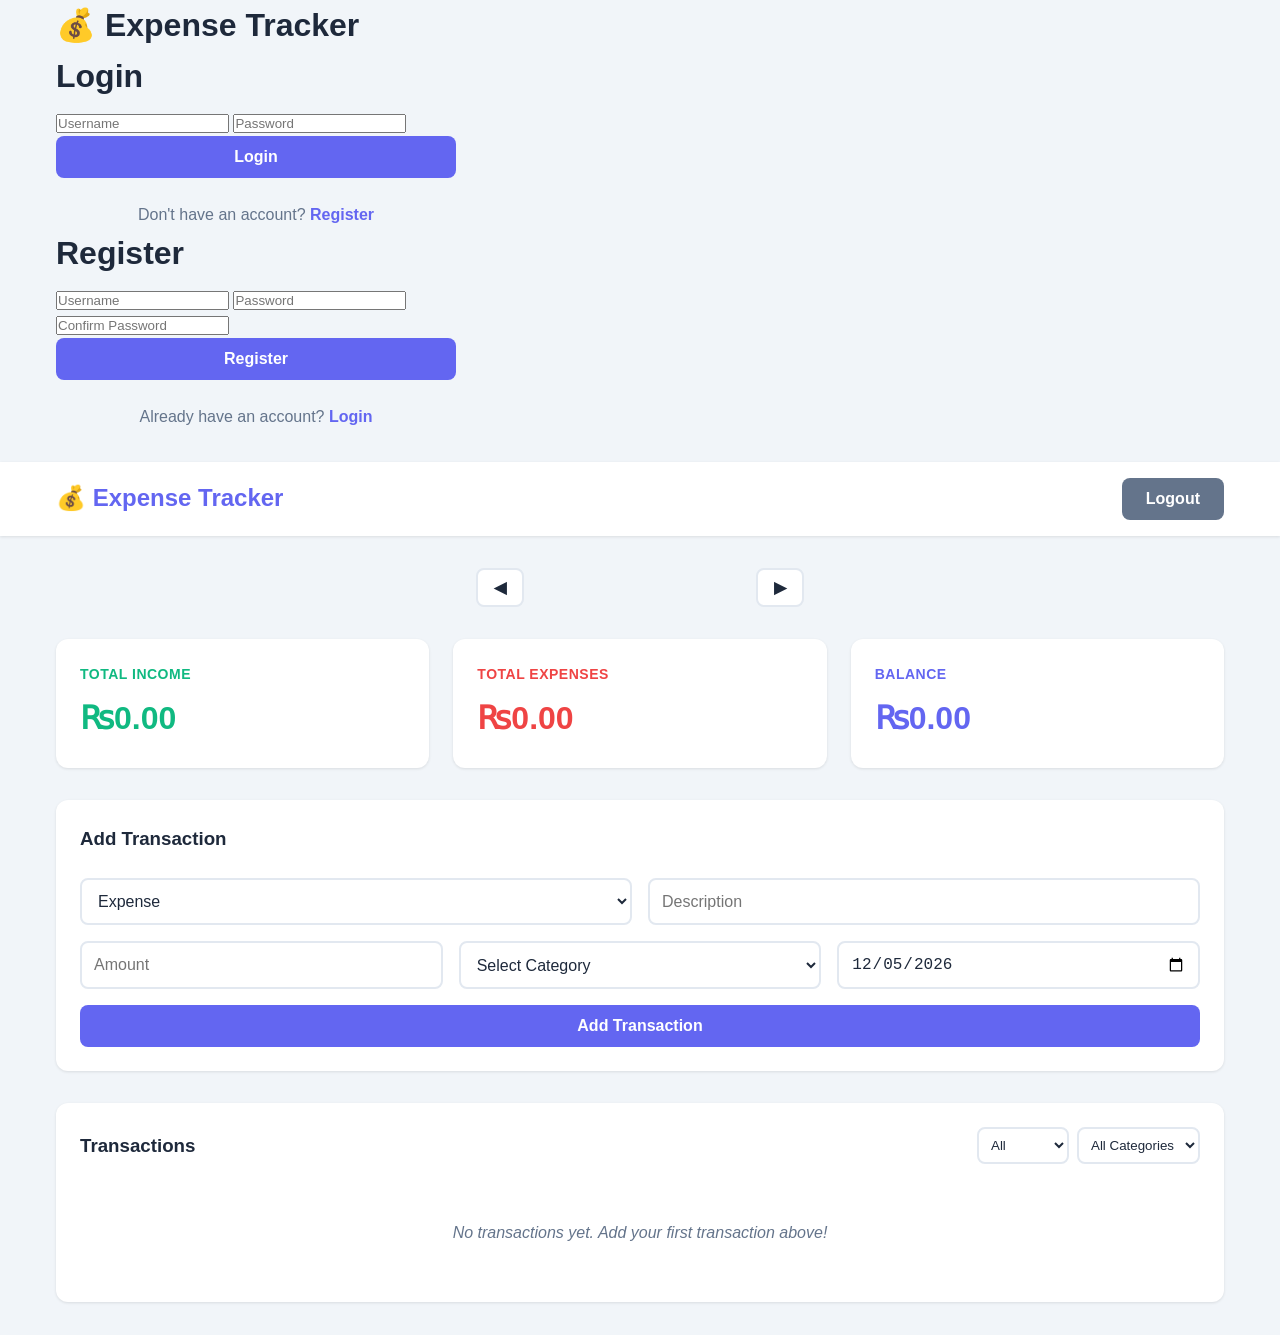
<file: index.html>
<!DOCTYPE html>
<html lang="en">
<head>
    <meta charset="UTF-8">
    <meta name="viewport" content="width=device-width, initial-scale=1.0">
    <title>Monthly Expense Tracker</title>
    <link rel="stylesheet" href="styles.css">
</head>
<body>
    <!-- Login Screen -->
    <div id="loginScreen" class="screen active">
        <div class="container">
            <div class="auth-box">
                <h1>💰 Expense Tracker</h1>
                <div id="loginForm" class="form-container active">
                    <h2>Login</h2>
                    <form id="loginFormElement">
                        <input type="text" id="loginUsername" placeholder="Username" required>
                        <input type="password" id="loginPassword" placeholder="Password" required>
                        <button type="submit" class="btn btn-primary">Login</button>
                    </form>
                    <p class="switch-auth">Don't have an account? <a href="#" id="showRegister">Register</a></p>
                </div>
                <div id="registerForm" class="form-container">
                    <h2>Register</h2>
                    <form id="registerFormElement">
                        <input type="text" id="registerUsername" placeholder="Username" required minlength="3">
                        <input type="password" id="registerPassword" placeholder="Password" required minlength="6">
                        <input type="password" id="registerConfirmPassword" placeholder="Confirm Password" required>
                        <button type="submit" class="btn btn-primary">Register</button>
                    </form>
                    <p class="switch-auth">Already have an account? <a href="#" id="showLogin">Login</a></p>
                </div>
                <div id="authMessage" class="message"></div>
            </div>
        </div>
    </div>

    <!-- Dashboard Screen -->
    <div id="dashboardScreen" class="screen">
        <nav class="navbar">
            <div class="nav-content">
                <h1>💰 Expense Tracker</h1>
                <div class="nav-right">
                    <span id="currentUser" class="user-info"></span>
                    <button id="logoutBtn" class="btn btn-secondary">Logout</button>
                </div>
            </div>
        </nav>

        <div class="container">
            <!-- Month Selector -->
            <div class="month-selector">
                <button id="prevMonth" class="btn btn-icon">◀</button>
                <h2 id="currentMonth"></h2>
                <button id="nextMonth" class="btn btn-icon">▶</button>
            </div>

            <!-- Summary Cards -->
            <div class="summary-cards">
                <div class="card summary-card income">
                    <h3>Total Income</h3>
                    <p class="amount" id="totalIncome">₨0.00</p>
                </div>
                <div class="card summary-card expense">
                    <h3>Total Expenses</h3>
                    <p class="amount" id="totalExpense">₨0.00</p>
                </div>
                <div class="card summary-card balance">
                    <h3>Balance</h3>
                    <p class="amount" id="balance">₨0.00</p>
                </div>
            </div>

            <!-- Add Transaction Form -->
            <div class="card add-transaction">
                <h3>Add Transaction</h3>
                <form id="transactionForm">
                    <div class="form-row">
                        <select id="transactionType" required>
                            <option value="expense">Expense</option>
                            <option value="income">Income</option>
                        </select>
                        <input type="text" id="transactionDescription" placeholder="Description" required>
                    </div>
                    <div class="form-row">
                        <input type="number" id="transactionAmount" placeholder="Amount" step="0.01" required min="0.01">
                        <select id="transactionCategory" required>
                            <option value="">Select Category</option>
                            <optgroup label="Expense Categories">
                                <option value="Food">🍔 Food</option>
                                <option value="Transport">🚗 Transport</option>
                                <option value="Shopping">🛍️ Shopping</option>
                                <option value="Bills">💡 Bills</option>
                                <option value="Entertainment">🎬 Entertainment</option>
                                <option value="Health">⚕️ Health</option>
                                <option value="Education">📚 Education</option>
                                <option value="Other">📦 Other</option>
                            </optgroup>
                            <optgroup label="Income Categories">
                                <option value="Salary">💼 Salary</option>
                                <option value="Freelance">💻 Freelance</option>
                                <option value="Investment">📈 Investment</option>
                                <option value="Gift">🎁 Gift</option>
                                <option value="Other Income">💰 Other Income</option>
                            </optgroup>
                        </select>
                        <input type="date" id="transactionDate" required>
                    </div>
                    <button type="submit" class="btn btn-primary">Add Transaction</button>
                </form>
            </div>

            <!-- Transactions List -->
            <div class="card transactions-list">
                <div class="list-header">
                    <h3>Transactions</h3>
                    <div class="filter-controls">
                        <select id="filterType">
                            <option value="all">All</option>
                            <option value="income">Income</option>
                            <option value="expense">Expense</option>
                        </select>
                        <select id="filterCategory">
                            <option value="all">All Categories</option>
                        </select>
                    </div>
                </div>
                <div id="transactionsList" class="transactions">
                    <p class="no-data">No transactions yet. Add your first transaction above!</p>
                </div>
            </div>
        </div>
    </div>

    <script src="db.js"></script>
    <script src="auth.js"></script>
    <script src="app.js"></script>
</body>
</html>
</file>
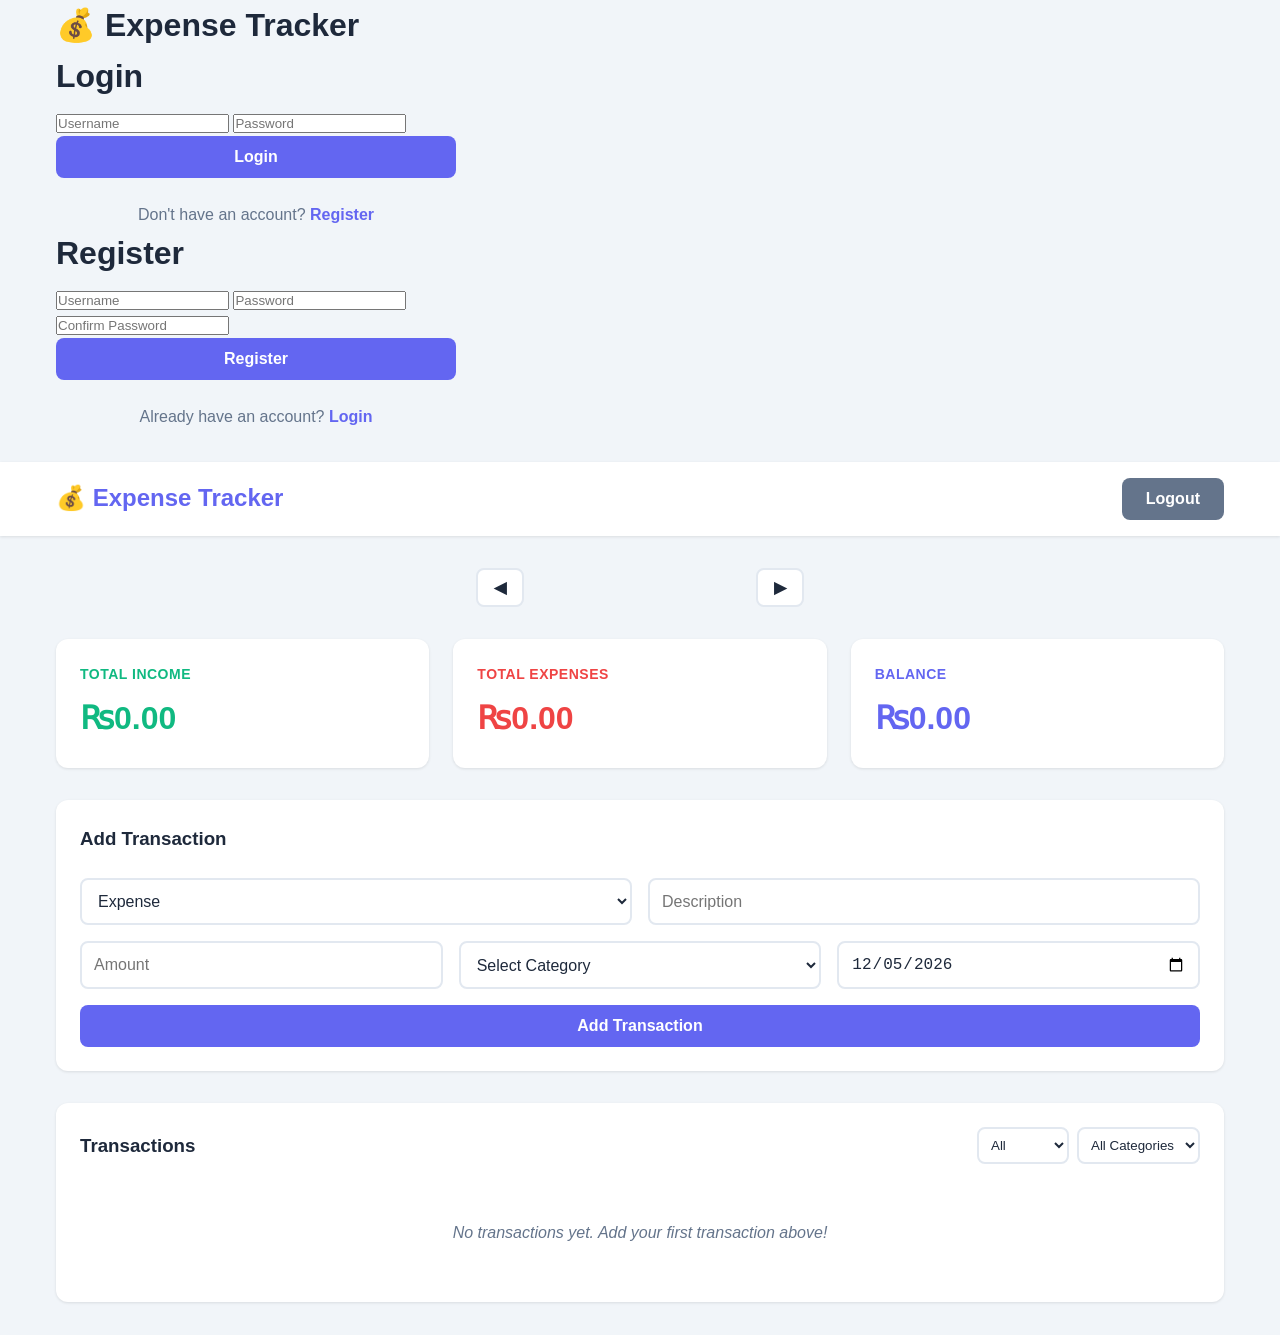
<file: dashboard.html>
<!DOCTYPE html>
<html lang="en">
<head>
    <meta charset="UTF-8">
    <meta name="viewport" content="width=device-width, initial-scale=1.0">
    <title>Dashboard - Expense Tracker</title>
    <link rel="stylesheet" href="styles.css">
</head>
<body>
    <div id="dashboardScreen">
        <nav class="navbar">
            <div class="nav-content">
                <h1>💰 Expense Tracker</h1>
                <div class="nav-right">
                    <span id="currentUser" class="user-info"></span>
                    <button id="logoutBtn" class="btn btn-secondary">Logout</button>
                </div>
            </div>
        </nav>

        <div class="container">
            <!-- Month Selector -->
            <div class="month-selector">
                <button id="prevMonth" class="btn btn-icon">◀</button>
                <h2 id="currentMonth"></h2>
                <button id="nextMonth" class="btn btn-icon">▶</button>
            </div>

            <!-- Summary Cards -->
            <div class="summary-cards">
                <div class="card summary-card income">
                    <h3>Total Income</h3>
                    <p class="amount" id="totalIncome">₨0.00</p>
                </div>
                <div class="card summary-card expense">
                    <h3>Total Expenses</h3>
                    <p class="amount" id="totalExpense">₨0.00</p>
                </div>
                <div class="card summary-card balance">
                    <h3>Balance</h3>
                    <p class="amount" id="balance">₨0.00</p>
                </div>
            </div>

            <!-- Add Transaction Form -->
            <div class="card add-transaction">
                <h3>Add Transaction</h3>
                <form id="transactionForm">
                    <div class="form-row">
                        <select id="transactionType" required>
                            <option value="expense">Expense</option>
                            <option value="income">Income</option>
                        </select>
                        <input type="text" id="transactionDescription" placeholder="Description" required>
                    </div>
                    <div class="form-row">
                        <input type="number" id="transactionAmount" placeholder="Amount" step="0.01" required min="0.01">
                        <select id="transactionCategory" required>
                            <option value="">Select Category</option>
                            <optgroup label="Expense Categories">
                                <option value="Food">🍔 Food</option>
                                <option value="Transport">🚗 Transport</option>
                                <option value="Shopping">🛍️ Shopping</option>
                                <option value="Bills">💡 Bills</option>
                                <option value="Entertainment">🎬 Entertainment</option>
                                <option value="Health">⚕️ Health</option>
                                <option value="Education">📚 Education</option>
                                <option value="Other">📦 Other</option>
                            </optgroup>
                            <optgroup label="Income Categories">
                                <option value="Salary">💼 Salary</option>
                                <option value="Freelance">💻 Freelance</option>
                                <option value="Investment">📈 Investment</option>
                                <option value="Gift">🎁 Gift</option>
                                <option value="Other Income">💰 Other Income</option>
                            </optgroup>
                        </select>
                        <input type="date" id="transactionDate" required>
                    </div>
                    <button type="submit" class="btn btn-primary">Add Transaction</button>
                </form>
            </div>

            <!-- Transactions List -->
            <div class="card transactions-list">
                <div class="list-header">
                    <h3>Transactions</h3>
                    <div class="filter-controls">
                        <select id="filterType">
                            <option value="all">All</option>
                            <option value="income">Income</option>
                            <option value="expense">Expense</option>
                        </select>
                        <select id="filterCategory">
                            <option value="all">All Categories</option>
                        </select>
                    </div>
                </div>
                <div id="transactionsList" class="transactions">
                    <p class="no-data">No transactions yet. Add your first transaction above!</p>
                </div>
            </div>
        </div>
    </div>

    <script src="db.js"></script>
    <script src="dashboard.js"></script>
</body>
</html>
</file>
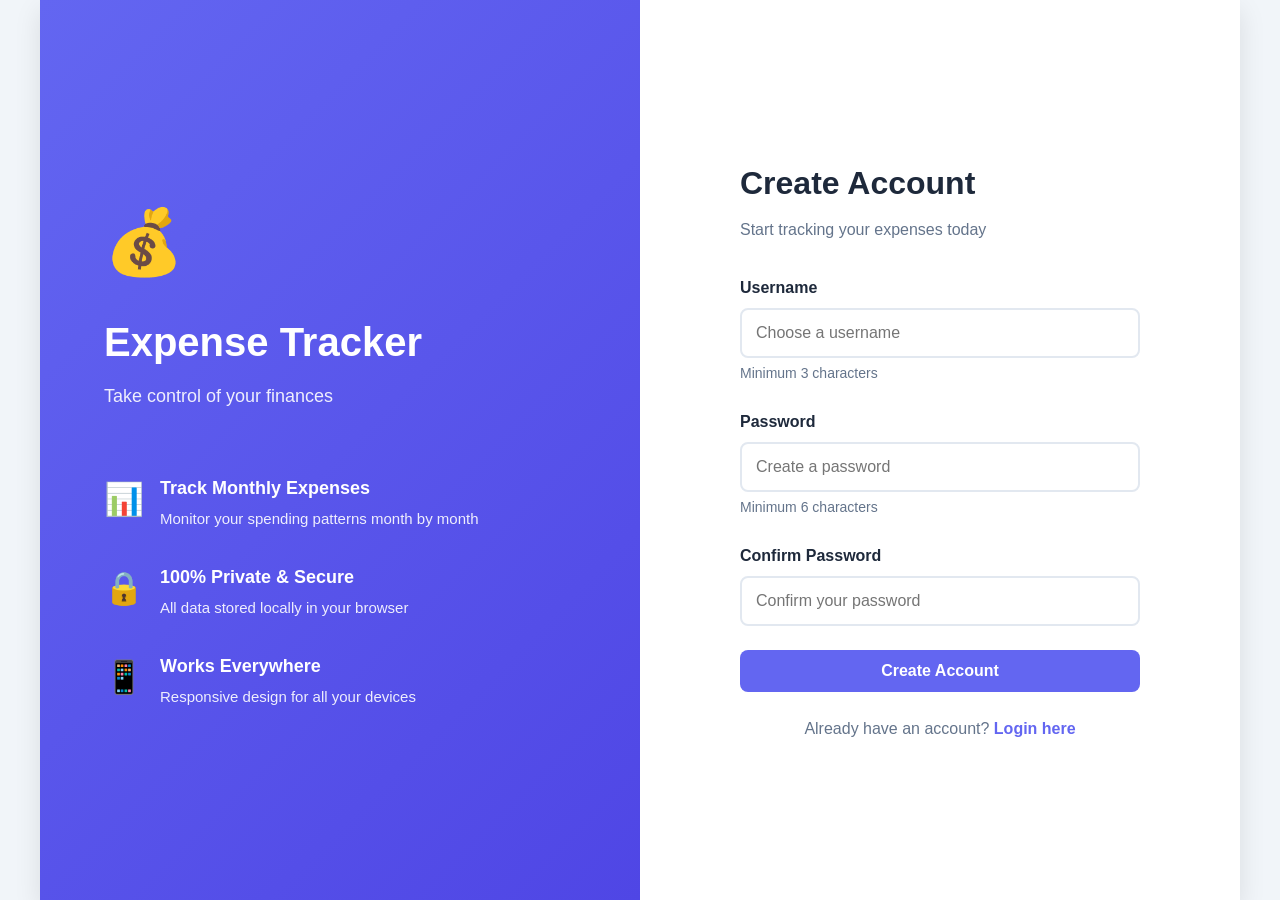
<file: signup.html>
<!DOCTYPE html>
<html lang="en">
<head>
    <meta charset="UTF-8">
    <meta name="viewport" content="width=device-width, initial-scale=1.0">
    <title>Sign Up - Expense Tracker</title>
    <link rel="stylesheet" href="styles.css">
</head>
<body>
    <div class="auth-page">
        <div class="auth-container">
            <div class="auth-left">
                <div class="brand-section">
                    <div class="logo">💰</div>
                    <h1>Expense Tracker</h1>
                    <p class="tagline">Take control of your finances</p>
                </div>
                <div class="features">
                    <div class="feature">
                        <span class="feature-icon">📊</span>
                        <div>
                            <h3>Track Monthly Expenses</h3>
                            <p>Monitor your spending patterns month by month</p>
                        </div>
                    </div>
                    <div class="feature">
                        <span class="feature-icon">🔒</span>
                        <div>
                            <h3>100% Private & Secure</h3>
                            <p>All data stored locally in your browser</p>
                        </div>
                    </div>
                    <div class="feature">
                        <span class="feature-icon">📱</span>
                        <div>
                            <h3>Works Everywhere</h3>
                            <p>Responsive design for all your devices</p>
                        </div>
                    </div>
                </div>
            </div>
            
            <div class="auth-right">
                <div class="auth-box">
                    <h2>Create Account</h2>
                    <p class="subtitle">Start tracking your expenses today</p>
                    
                    <form id="registerFormElement">
                        <div class="form-group">
                            <label for="registerUsername">Username</label>
                            <input type="text" id="registerUsername" placeholder="Choose a username" required minlength="3">
                            <small>Minimum 3 characters</small>
                        </div>
                        
                        <div class="form-group">
                            <label for="registerPassword">Password</label>
                            <input type="password" id="registerPassword" placeholder="Create a password" required minlength="6">
                            <small>Minimum 6 characters</small>
                        </div>
                        
                        <div class="form-group">
                            <label for="registerConfirmPassword">Confirm Password</label>
                            <input type="password" id="registerConfirmPassword" placeholder="Confirm your password" required>
                        </div>
                        
                        <button type="submit" class="btn btn-primary">Create Account</button>
                    </form>
                    
                    <div id="authMessage" class="message"></div>
                    
                    <p class="switch-auth">
                        Already have an account? 
                        <a href="index.html">Login here</a>
                    </p>
                </div>
            </div>
        </div>
    </div>

    <script src="db.js"></script>
    <script src="signup.js"></script>
</body>
</html>
</file>
<file: styles.css>
* {
    margin: 0;
    padding: 0;
    box-sizing: border-box;
}

:root {
    --primary-color: #6366f1;
    --primary-dark: #4f46e5;
    --secondary-color: #64748b;
    --success-color: #10b981;
    --danger-color: #ef4444;
    --warning-color: #f59e0b;
    --bg-color: #f1f5f9;
    --card-bg: #ffffff;
    --text-primary: #1e293b;
    --text-secondary: #64748b;
    --border-color: #e2e8f0;
    --shadow: 0 1px 3px rgba(0, 0, 0, 0.1);
    --shadow-lg: 0 10px 25px rgba(0, 0, 0, 0.1);
}

body {
    font-family: -apple-system, BlinkMacSystemFont, 'Segoe UI', Roboto, Oxygen, Ubuntu, Cantarell, sans-serif;
    background: var(--bg-color);
    color: var(--text-primary);
    line-height: 1.6;
}

/* Auth Pages */
.auth-page {
    min-height: 100vh;
    display: flex;
    align-items: center;
    justify-content: center;
    background: var(--bg-color);
}

.auth-container {
    display: grid;
    grid-template-columns: 1fr 1fr;
    width: 100%;
    max-width: 1200px;
    min-height: 100vh;
    background: var(--card-bg);
    box-shadow: var(--shadow-lg);
}

.auth-left {
    background: linear-gradient(135deg, var(--primary-color) 0%, var(--primary-dark) 100%);
    color: white;
    padding: 4rem;
    display: flex;
    flex-direction: column;
    justify-content: center;
}

.brand-section {
    margin-bottom: 4rem;
}

.logo {
    font-size: 4rem;
    margin-bottom: 1rem;
}

.brand-section h1 {
    font-size: 2.5rem;
    margin-bottom: 0.5rem;
    font-weight: 700;
}

.tagline {
    font-size: 1.125rem;
    opacity: 0.9;
}

.features {
    display: flex;
    flex-direction: column;
    gap: 2rem;
}

.feature {
    display: flex;
    gap: 1rem;
    align-items: flex-start;
}

.feature-icon {
    font-size: 2rem;
    flex-shrink: 0;
}

.feature h3 {
    font-size: 1.125rem;
    margin-bottom: 0.25rem;
    font-weight: 600;
}

.feature p {
    opacity: 0.9;
    font-size: 0.9375rem;
}

.auth-right {
    padding: 4rem;
    display: flex;
    align-items: center;
    justify-content: center;
}

.auth-box {
    width: 100%;
    max-width: 400px;
}

.auth-box h2 {
    font-size: 2rem;
    margin-bottom: 0.5rem;
    color: var(--text-primary);
    font-weight: 700;
}

.subtitle {
    color: var(--text-secondary);
    margin-bottom: 2rem;
}

.form-group {
    margin-bottom: 1.5rem;
}

.form-group label {
    display: block;
    margin-bottom: 0.5rem;
    font-weight: 600;
    color: var(--text-primary);
}

.form-group input {
    width: 100%;
    padding: 0.875rem;
    border: 2px solid var(--border-color);
    border-radius: 8px;
    font-size: 1rem;
    transition: all 0.3s;
}

.form-group input:focus {
    outline: none;
    border-color: var(--primary-color);
    box-shadow: 0 0 0 3px rgba(99, 102, 241, 0.1);
}

.form-group small {
    display: block;
    margin-top: 0.25rem;
    color: var(--text-secondary);
    font-size: 0.875rem;
}

.switch-auth {
    text-align: center;
    margin-top: 1.5rem;
    color: var(--text-secondary);
}

.switch-auth a {
    color: var(--primary-color);
    text-decoration: none;
    font-weight: 600;
}

.switch-auth a:hover {
    text-decoration: underline;
}

.message {
    margin-top: 1rem;
    padding: 0.875rem;
    border-radius: 8px;
    text-align: center;
    font-weight: 500;
    display: none;
}

.message.success {
    background: #d1fae5;
    color: #065f46;
    display: block;
}

.message.error {
    background: #fee2e2;
    color: #991b1b;
    display: block;
}

/* Navigation */
.navbar {
    background: var(--card-bg);
    box-shadow: var(--shadow);
    padding: 1rem 0;
    margin-bottom: 2rem;
}

.nav-content {
    max-width: 1200px;
    margin: 0 auto;
    padding: 0 1rem;
    display: flex;
    justify-content: space-between;
    align-items: center;
}

.navbar h1 {
    font-size: 1.5rem;
    color: var(--primary-color);
}

.nav-right {
    display: flex;
    align-items: center;
    gap: 1rem;
}

.user-info {
    color: var(--text-secondary);
    font-weight: 500;
}

/* Container */
.container {
    max-width: 1200px;
    margin: 0 auto;
    padding: 0 1rem 2rem;
}

/* Buttons */
.btn {
    padding: 0.75rem 1.5rem;
    border: none;
    border-radius: 8px;
    font-size: 1rem;
    font-weight: 600;
    cursor: pointer;
    transition: all 0.3s;
}

.btn-primary {
    background: var(--primary-color);
    color: white;
    width: 100%;
}

.btn-primary:hover {
    background: var(--primary-dark);
    transform: translateY(-2px);
    box-shadow: 0 4px 12px rgba(99, 102, 241, 0.4);
}

.btn-secondary {
    background: var(--secondary-color);
    color: white;
}

.btn-secondary:hover {
    background: #475569;
}

.btn-icon {
    padding: 0.5rem 1rem;
    background: var(--card-bg);
    color: var(--text-primary);
    border: 2px solid var(--border-color);
}

.btn-icon:hover {
    background: var(--bg-color);
}

.btn-delete {
    padding: 0.4rem 0.8rem;
    background: var(--danger-color);
    color: white;
    font-size: 0.875rem;
}

.btn-delete:hover {
    background: #dc2626;
}

/* Month Selector */
.month-selector {
    display: flex;
    justify-content: center;
    align-items: center;
    gap: 1rem;
    margin-bottom: 2rem;
}

.month-selector h2 {
    font-size: 1.75rem;
    min-width: 200px;
    text-align: center;
}

/* Summary Cards */
.summary-cards {
    display: grid;
    grid-template-columns: repeat(auto-fit, minmax(250px, 1fr));
    gap: 1.5rem;
    margin-bottom: 2rem;
}

.card {
    background: var(--card-bg);
    border-radius: 12px;
    padding: 1.5rem;
    box-shadow: var(--shadow);
}

.summary-card h3 {
    font-size: 0.875rem;
    font-weight: 600;
    text-transform: uppercase;
    letter-spacing: 0.5px;
    margin-bottom: 0.5rem;
}

.summary-card .amount {
    font-size: 2rem;
    font-weight: 700;
}

.summary-card.income h3 {
    color: var(--success-color);
}

.summary-card.income .amount {
    color: var(--success-color);
}

.summary-card.expense h3 {
    color: var(--danger-color);
}

.summary-card.expense .amount {
    color: var(--danger-color);
}

.summary-card.balance h3 {
    color: var(--primary-color);
}

.summary-card.balance .amount {
    color: var(--primary-color);
}

/* Add Transaction Form */
.add-transaction h3 {
    margin-bottom: 1.5rem;
    color: var(--text-primary);
}

.form-row {
    display: grid;
    grid-template-columns: repeat(auto-fit, minmax(200px, 1fr));
    gap: 1rem;
    margin-bottom: 1rem;
}

#transactionForm input,
#transactionForm select {
    padding: 0.75rem;
    border: 2px solid var(--border-color);
    border-radius: 8px;
    font-size: 1rem;
    background: var(--card-bg);
    color: var(--text-primary);
}

#transactionForm input:focus,
#transactionForm select:focus {
    outline: none;
    border-color: var(--primary-color);
}

/* Transactions List */
.transactions-list {
    margin-top: 2rem;
}

.list-header {
    display: flex;
    justify-content: space-between;
    align-items: center;
    margin-bottom: 1.5rem;
    flex-wrap: wrap;
    gap: 1rem;
}

.list-header h3 {
    color: var(--text-primary);
}

.filter-controls {
    display: flex;
    gap: 0.5rem;
}

.filter-controls select {
    padding: 0.5rem;
    border: 2px solid var(--border-color);
    border-radius: 8px;
    background: var(--card-bg);
    color: var(--text-primary);
    cursor: pointer;
}

.transactions {
    max-height: 500px;
    overflow-y: auto;
}

.transaction-item {
    display: flex;
    justify-content: space-between;
    align-items: center;
    padding: 1rem;
    border-bottom: 1px solid var(--border-color);
    transition: background 0.3s;
}

.transaction-item:hover {
    background: var(--bg-color);
}

.transaction-item:last-child {
    border-bottom: none;
}

.transaction-details {
    flex: 1;
}

.transaction-header {
    display: flex;
    align-items: center;
    gap: 0.5rem;
    margin-bottom: 0.25rem;
}

.transaction-description {
    font-weight: 600;
    color: var(--text-primary);
}

.transaction-category {
    font-size: 0.875rem;
    color: var(--text-secondary);
    background: var(--bg-color);
    padding: 0.25rem 0.75rem;
    border-radius: 12px;
}

.transaction-date {
    font-size: 0.875rem;
    color: var(--text-secondary);
}

.transaction-right {
    display: flex;
    align-items: center;
    gap: 1rem;
}

.transaction-amount {
    font-size: 1.25rem;
    font-weight: 700;
}

.transaction-amount.income {
    color: var(--success-color);
}

.transaction-amount.expense {
    color: var(--danger-color);
}

.no-data {
    text-align: center;
    color: var(--text-secondary);
    padding: 2rem;
    font-style: italic;
}

/* Responsive Design */
@media (max-width: 968px) {
    .auth-container {
        grid-template-columns: 1fr;
    }
    
    .auth-left {
        display: none;
    }
    
    .auth-right {
        padding: 2rem;
    }
}

@media (max-width: 768px) {
    .nav-content {
        flex-direction: column;
        gap: 1rem;
    }

    .summary-cards {
        grid-template-columns: 1fr;
    }

    .form-row {
        grid-template-columns: 1fr;
    }

    .list-header {
        flex-direction: column;
        align-items: flex-start;
    }

    .filter-controls {
        width: 100%;
    }

    .filter-controls select {
        flex: 1;
    }

    .transaction-item {
        flex-direction: column;
        align-items: flex-start;
        gap: 0.5rem;
    }

    .transaction-right {
        width: 100%;
        justify-content: space-between;
    }
}

/* Scrollbar Styling */
.transactions::-webkit-scrollbar {
    width: 8px;
}

.transactions::-webkit-scrollbar-track {
    background: var(--bg-color);
    border-radius: 4px;
}

.transactions::-webkit-scrollbar-thumb {
    background: var(--secondary-color);
    border-radius: 4px;
}

.transactions::-webkit-scrollbar-thumb:hover {
    background: #475569;
}
</file>
